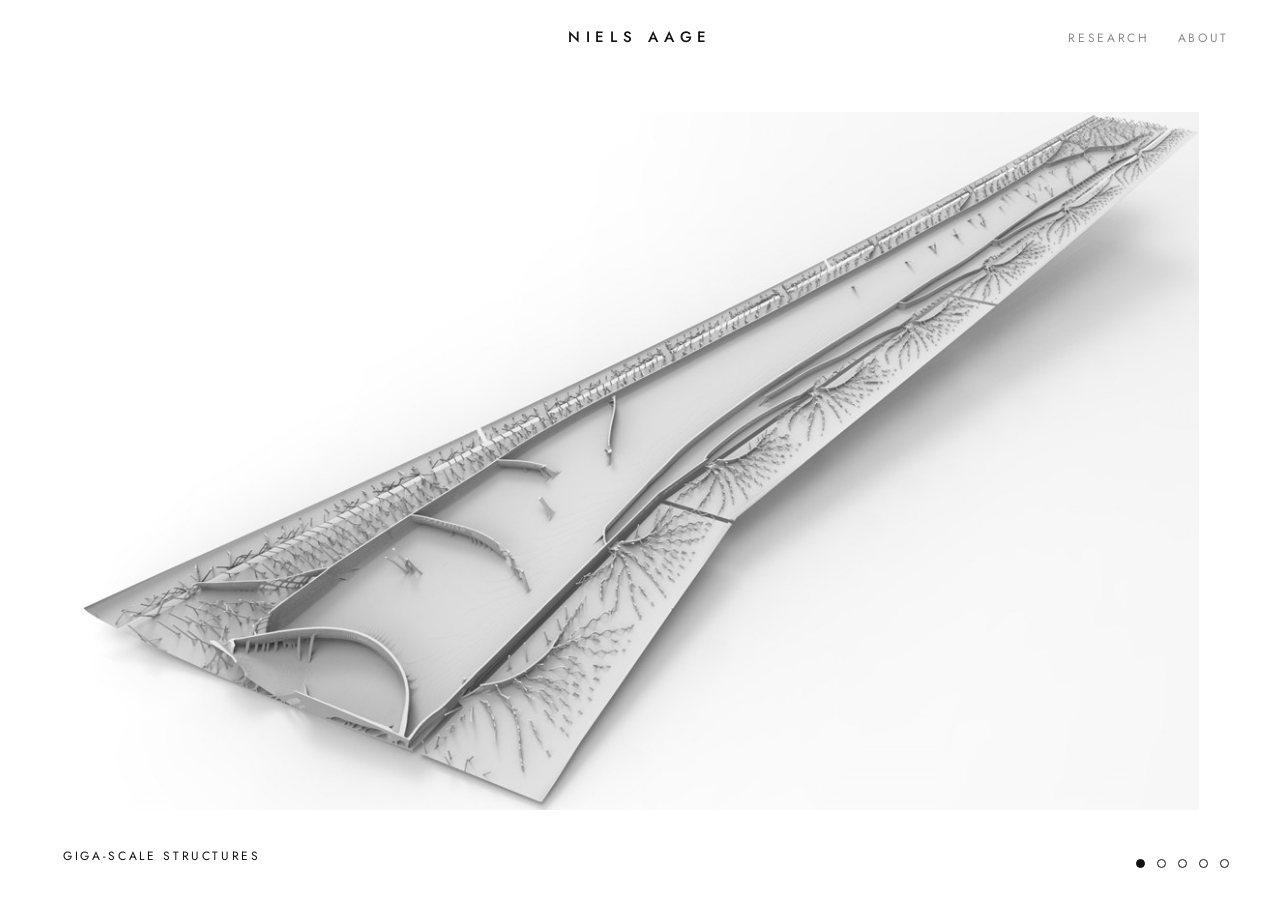
<file: index.html>
<!doctype html>
<html lang="en">
<head>
<meta charset="utf-8">
<meta name="viewport" content="width=device-width, initial-scale=1">
<title>Niels Aage</title>
<meta name="description" content="Niels Aage: topology optimisation, giga-scale computational design and multiphysics, DTU.">
<link rel="preconnect" href="https://fonts.googleapis.com">
<link rel="preconnect" href="https://fonts.gstatic.com" crossorigin>
<link href="https://fonts.googleapis.com/css2?family=Jost:wght@200;300;400;500&display=swap" rel="stylesheet">
<link rel="stylesheet" href="css/style.css">
</head>
<body data-page="home">
<header class="site-header">
  <a class="logo" href="index.html">Niels Aage</a>
  <nav class="nav"><a href="research.html">Research</a><a href="about.html">About</a></nav>
</header>
<main class="hero"></main>
<script src="js/projects.js"></script>
<script src="js/site.js"></script>
</body>
</html>
</file>
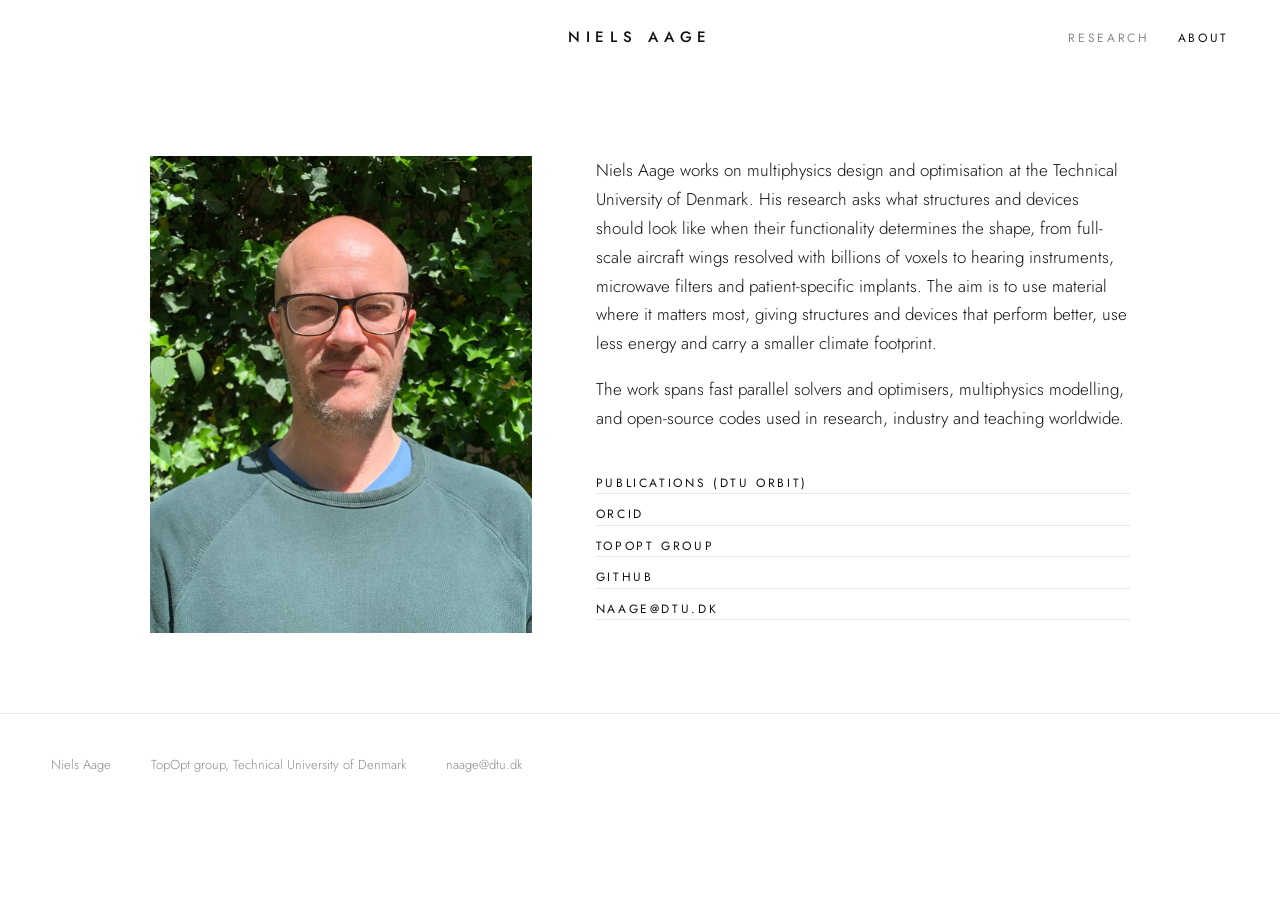
<file: about.html>
<!doctype html>
<html lang="en">
<head>
<meta charset="utf-8">
<meta name="viewport" content="width=device-width, initial-scale=1">
<title>About | Niels Aage</title>
<meta name="description" content="Niels Aage: topology optimisation, giga-scale computational design and multiphysics, DTU.">
<link rel="preconnect" href="https://fonts.googleapis.com">
<link rel="preconnect" href="https://fonts.gstatic.com" crossorigin>
<link href="https://fonts.googleapis.com/css2?family=Jost:wght@200;300;400;500&display=swap" rel="stylesheet">
<link rel="stylesheet" href="css/style.css">
</head>
<body data-page="about">
<header class="site-header">
  <a class="logo" href="index.html">Niels Aage</a>
  <nav class="nav"><a href="research.html">Research</a><a href="about.html" aria-current="page">About</a></nav>
</header>
<main class="page">
  <div class="about">
    <img class="portrait fade" src="media/portrait-niels-aage.jpg" alt="Niels Aage">
    <div class="prose fade">
      <p>Niels Aage works on multiphysics design and optimisation at the Technical University of Denmark.
      His research asks what structures and devices should look like when their functionality determines the shape,
      from full-scale aircraft wings resolved with billions of voxels to hearing instruments, microwave filters and
      patient-specific implants. The aim is to use material where it matters most, giving structures and devices that
      perform better, use less energy and carry a smaller climate footprint.</p>
      <p>The work spans fast parallel solvers and optimisers, multiphysics modelling, and open-source codes used in
      research, industry and teaching worldwide.</p>
      <div class="links caps">
        <a href="https://orbit.dtu.dk/en/persons/niels-aage/">Publications (DTU Orbit)</a>
        <a href="https://orcid.org/0000-0002-3042-0036">ORCID</a>
        <a href="https://www.topopt.mek.dtu.dk/">TopOpt group</a>
        <a href="https://github.com/topopt">GitHub</a>
        <a href="mailto:naage@dtu.dk">naage@dtu.dk</a>
      </div>
    </div>
  </div>
</main>
<footer class="site-footer">
  <span>Niels Aage</span>
  <span>TopOpt group, Technical University of Denmark</span>
  <a href="mailto:naage@dtu.dk">naage@dtu.dk</a>
</footer>
<script src="js/projects.js"></script>
<script src="js/site.js"></script>
</body>
</html>
</file>
<file: css/style.css>
/* Minimal studio style after jorislaarman.com: white, black type, one sans, lots of air. */
:root {
  --ink: #111;
  --muted: #8a8a8a;
  --line: #e6e6e6;
  --bg: #fff;
  --header: 76px;
  --gutter: clamp(16px, 4vw, 56px);
  --font: "Jost", "Helvetica Neue", Arial, sans-serif;
}

* { box-sizing: border-box; margin: 0; padding: 0; }
html { -webkit-text-size-adjust: 100%; }
body { background: var(--bg); color: var(--ink); font: 300 17px/1.7 var(--font); }
a { color: inherit; text-decoration: none; }
img, video { display: block; width: 100%; height: auto; }

/* Header: logo centred, menu right */
.site-header {
  position: sticky; top: 0; z-index: 10; height: var(--header);
  display: grid; grid-template-columns: 1fr auto 1fr; align-items: center;
  padding: 0 var(--gutter); background: var(--bg);
}
.logo {
  grid-column: 2; font-weight: 500; font-size: 15px;
  letter-spacing: .38em; text-transform: uppercase; white-space: nowrap;
}
.nav { grid-column: 3; justify-self: end; display: flex; gap: 28px; }
.nav a, .caps {
  font-size: 12px; font-weight: 400; letter-spacing: .22em; text-transform: uppercase;
}
.nav a { color: var(--muted); transition: color .3s; }
.nav a:hover, .nav a[aria-current] { color: var(--ink); }

/* Home: full-screen crossfading slideshow */
.hero { position: relative; height: calc(100svh - var(--header)); overflow: hidden; background: var(--bg); touch-action: pan-y; }
.slide {
  position: absolute; inset: 0; opacity: 0; transition: opacity 1.4s ease;
  display: flex; align-items: center; justify-content: center;
}
.slide.active { opacity: 1; }
.slide img, .slide video { width: 100%; height: 100%; object-fit: cover; }
.slide.contain { padding: 4vh var(--gutter) 10vh; }
.slide.contain img, .slide.contain video, .slide.large img, .slide.large video { object-fit: contain; }
.slide.large { padding: 2vh var(--gutter) 8vh; }
/* Centre of the active slide links to its project; edges are left free for the arrows */
.slide { pointer-events: none; }
.slide-link { position: absolute; inset: 10% 18% 16%; }
.slide.active .slide-link { pointer-events: auto; }
.slide-caption {
  position: absolute; left: var(--gutter); bottom: 28px; color: var(--ink);
  background: rgba(255,255,255,.85); padding: 6px 12px;
}
.hero-controls { position: absolute; right: var(--gutter); bottom: 32px; display: flex; gap: 12px; }
.hero-controls button {
  width: 9px; height: 9px; border-radius: 50%; border: 1px solid var(--ink);
  background: transparent; cursor: pointer; padding: 0; transition: background .3s;
}
.hero-controls button.active { background: var(--ink); }
.arrow {
  position: absolute; top: 50%; transform: translateY(-50%); z-index: 2;
  background: none; border: 0; cursor: pointer; font: 200 44px/1 var(--font);
  color: var(--ink); opacity: 0; transition: opacity .4s; padding: 20px;
}
.hero:hover .arrow { opacity: .6; }
.arrow.prev { left: 0; } .arrow.next { right: 0; }

/* Research grid: masonry of tiles, title only */
.page { padding: 40px var(--gutter) 80px; }
.grid { column-count: 3; column-gap: 28px; }
.tile { display: block; break-inside: avoid; margin-bottom: 40px; }
.tile-media { position: relative; overflow: hidden; background: #f6f6f6; }
.tile-media img, .tile-media video { transition: transform 1.2s cubic-bezier(.2,.7,.2,1), opacity .6s; }
.tile-media video { position: absolute; inset: 0; height: 100%; object-fit: cover; opacity: 0; }
.tile.playing .tile-media video { opacity: 1; }
.tile:hover .tile-media img, .tile:hover .tile-media video { transform: scale(1.03); }
.tile-title { margin-top: 14px; }
.tile-area { color: var(--muted); font-size: 13px; margin-top: 2px; }

/* Project page */
.project-lead { max-width: 1400px; margin: 0 auto; }
/* Never taller than the screen: tall figures shrink to fit, centred */
.project-lead img, .project-lead video { width: auto; max-width: 100%; max-height: calc(100vh - var(--header) - 40px); margin: 0 auto; }
.gallery img, .gallery video { width: auto; max-width: 100%; max-height: 80vh; margin: 0 auto; }
.project-head { max-width: 720px; margin: 56px auto 0; }
.project-head h1 { font-weight: 400; font-size: clamp(26px, 3.4vw, 40px); letter-spacing: .04em; line-height: 1.2; }
.project-head .caps { color: var(--muted); display: block; margin-bottom: 14px; }
.project-text { margin-top: 28px; }
.project-text a, .prose a { border-bottom: 1px solid var(--line); transition: border-color .3s; }
.project-text a:hover, .prose a:hover { border-color: var(--ink); }
/* Row of app icons under a project text, linking to the download page */
.project-text a.app-icons { display: flex; gap: 14px; margin-top: 24px; border: 0; }
.app-icons img { width: 52px; height: 52px; border-radius: 12px; object-fit: cover; }
.todo { color: var(--muted); font-style: italic; }
.gallery { max-width: 1100px; margin: 72px auto 0; display: grid; gap: 28px; grid-template-columns: repeat(auto-fit, minmax(300px, 1fr)); align-items: center; }
.gallery .wide { grid-column: 1 / -1; }
.gallery[style*="--cols"] { grid-template-columns: repeat(var(--cols), 1fr); }
.pager { max-width: 1100px; margin: 96px auto 0; display: flex; justify-content: space-between; border-top: 1px solid var(--line); padding-top: 24px; }
.pager a { color: var(--muted); transition: color .3s; }
.pager a:hover { color: var(--ink); }

/* About */
.about { max-width: 980px; margin: 40px auto 0; display: grid; grid-template-columns: 1fr 1.4fr; gap: 64px; align-items: start; }
.portrait { aspect-ratio: 4/5; width: 100%; object-fit: cover; background: #f2f2f2; }
.prose p + p { margin-top: 1em; }
.links { margin-top: 40px; display: grid; gap: 10px; }

/* Footer */
.site-footer { padding: 40px var(--gutter); border-top: 1px solid var(--line); display: flex; flex-wrap: wrap; gap: 8px 40px; color: var(--muted); font-size: 13px; }

/* Entrance: fade content in gently */
.fade { opacity: 0; transform: translateY(14px); transition: opacity 1s ease, transform 1s ease; }
.fade.in { opacity: 1; transform: none; }
@media (prefers-reduced-motion: reduce) {
  .fade { opacity: 1; transform: none; transition: none; }
  .slide { transition: none; }
}

@media (max-width: 900px) { .grid { column-count: 2; } .about { grid-template-columns: 1fr; gap: 40px; } }
@media (max-width: 560px) {
  .gallery[style*="--cols"] { grid-template-columns: 1fr; }
  :root { --header: 64px; }
  .grid { column-count: 1; }
  .site-header { grid-template-columns: 1fr auto; }
  .logo { grid-column: 1; font-size: 13px; letter-spacing: .28em; }
  .nav { grid-column: 2; gap: 18px; }
  .arrow { display: none; }
}
/* iOS Low Power Mode: hide Safari's big play button; the first touch starts the videos (site.js) */
video::-webkit-media-controls-start-playback-button { display: none !important; }
</file>
